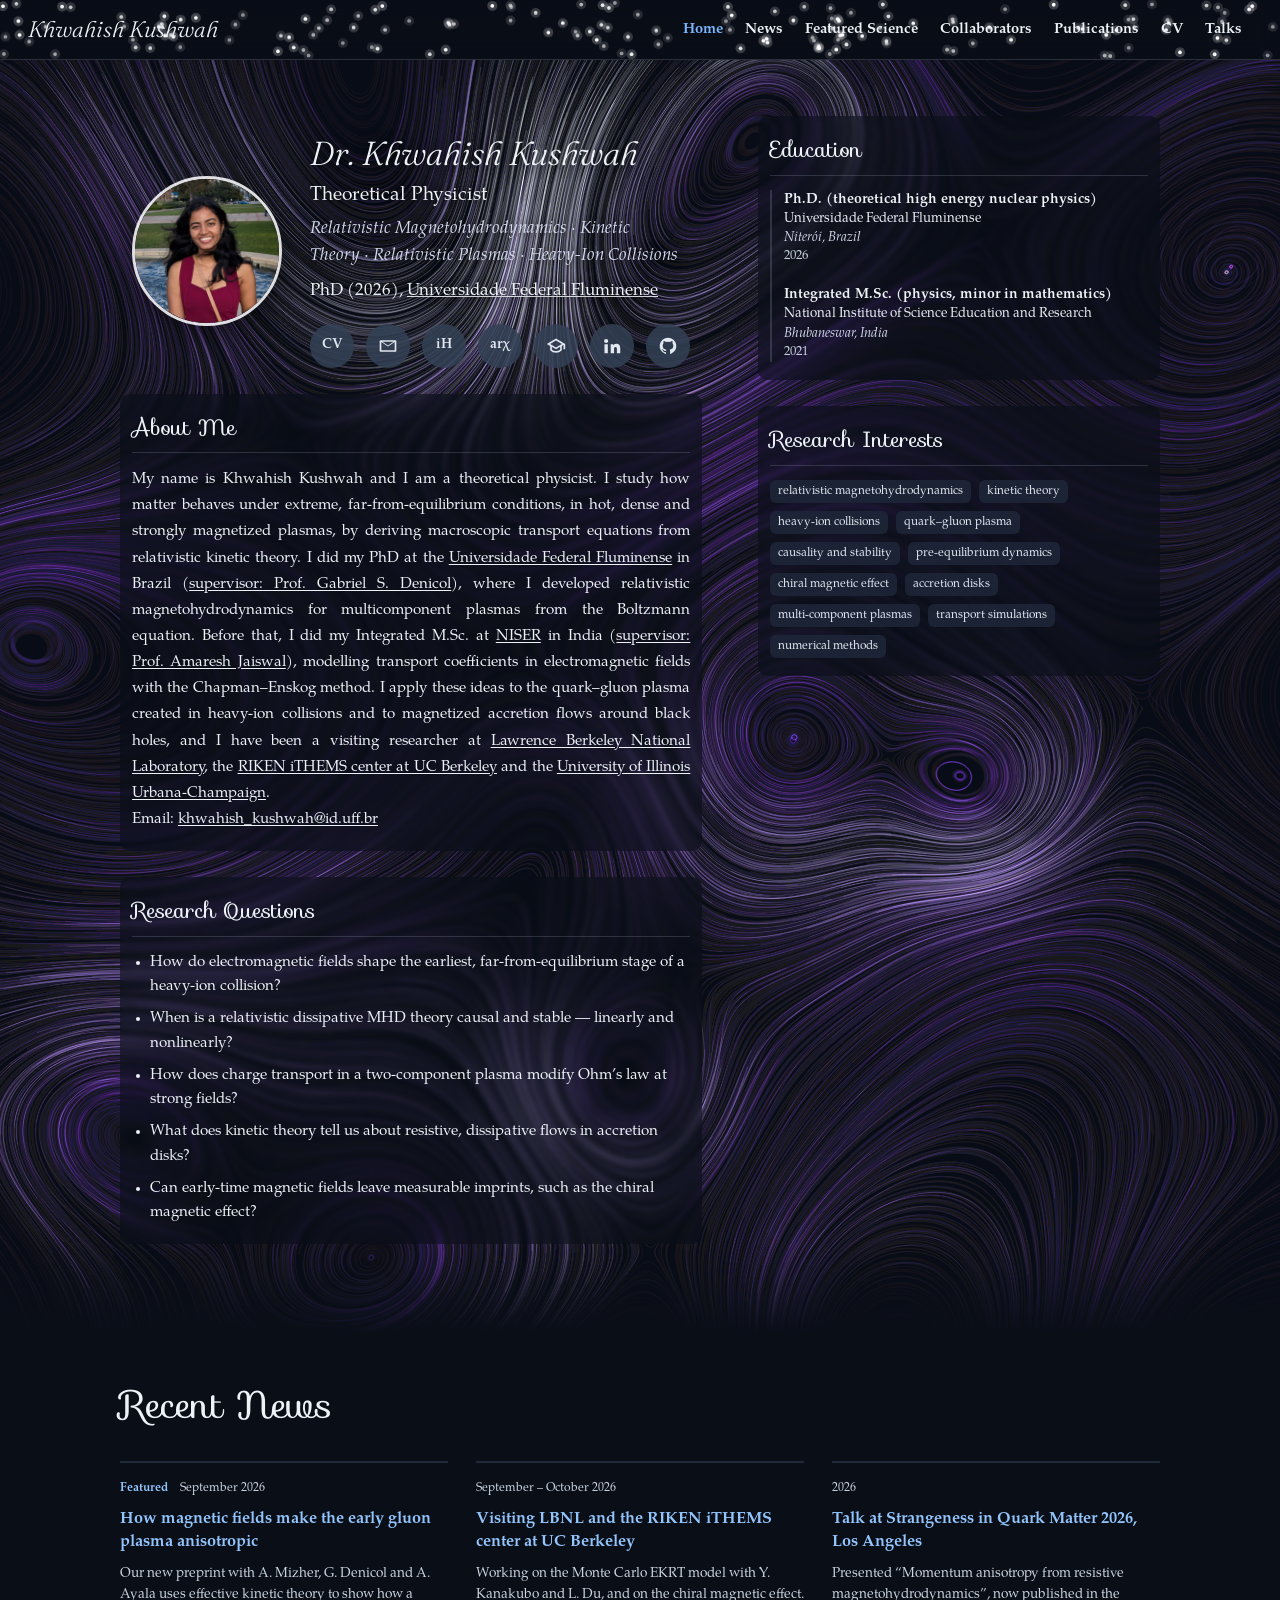
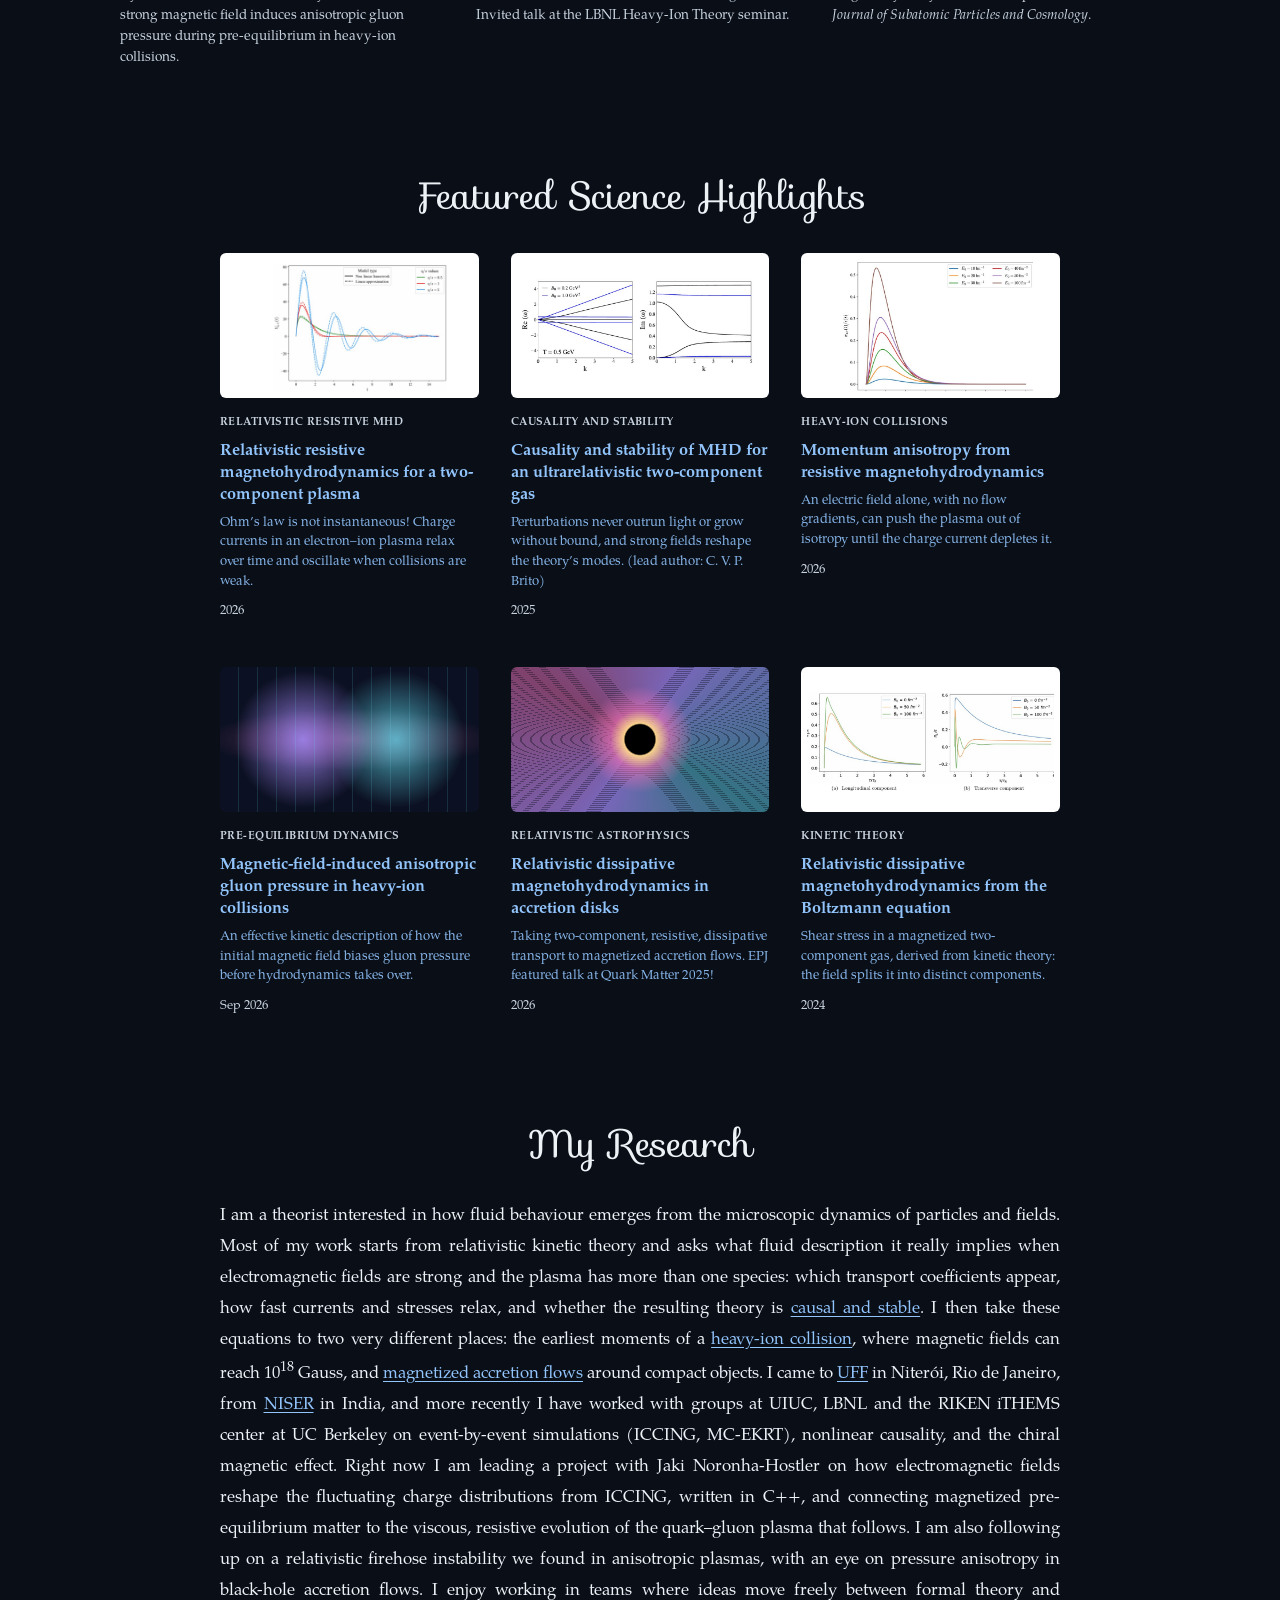
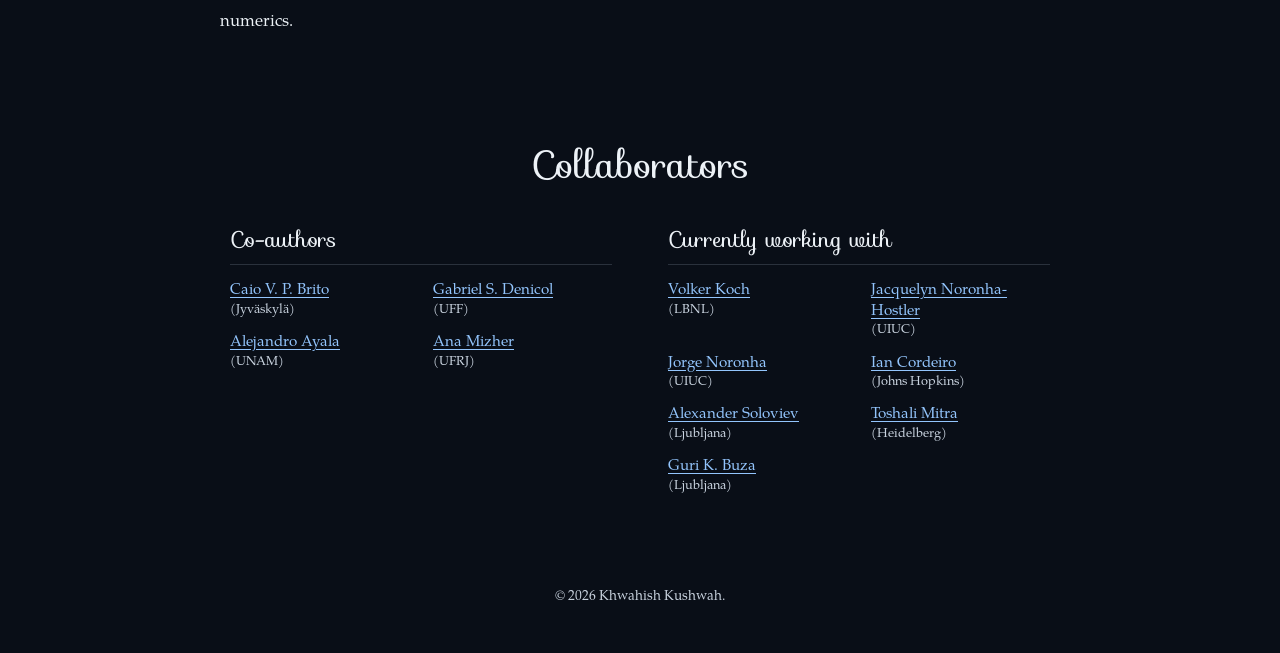
<file: index.html>
<!DOCTYPE html>
<html lang="en">
<head>
  <meta charset="UTF-8" />
  <meta name="viewport" content="width=device-width, initial-scale=1.0" />
  <title>Khwahish Kushwah</title>
  <meta name="description" content="Khwahish Kushwah — theoretical physicist working on relativistic magnetohydrodynamics from kinetic theory, heavy-ion collisions and magnetized astrophysical plasmas." />
  <meta name="theme-color" content="#090e17" />
  <link rel="preconnect" href="https://fonts.googleapis.com" />
  <link rel="preconnect" href="https://fonts.gstatic.com" crossorigin />
  <link href="https://fonts.googleapis.com/css2?family=Fraunces:ital,opsz,wght@1,9..144,300&family=Sofia&display=swap" rel="stylesheet" />
  <link rel="preload" href="assets/fonts/texgyrepagella-regular.woff2" as="font" type="font/woff2" crossorigin />
  <link rel="stylesheet" href="style.css?v=21" />
</head>
<body>

  <header class="nav">
    <a href="index.html" class="nav-brand">Khwahish Kushwah</a>
    <button class="nav-toggle" aria-label="Open menu" aria-expanded="false"><span></span><span></span><span></span></button>
    <nav>
      <ul class="nav-links">
        <li><a href="index.html" class="active">Home</a></li>
        <li><a href="index.html#news">News</a></li>
        <li><a href="index.html#featured">Featured Science</a></li>
        <li><a href="index.html#collabs">Collaborators</a></li>
        <li><a href="publications.html">Publications</a></li>
        <li><a href="cv.html">CV</a></li>
        <li><a href="talks.html">Talks</a></li>
      </ul>
    </nav>
  </header>

  <!-- BIOGRAPHY over the field-line background -->
  <section class="bio" id="about">
    <canvas id="field" aria-hidden="true"></canvas>
    <div class="bio-inner">

      <div class="bio-left">
        <div class="profile">
          <img src="assets/img/portrait.jpg" alt="Khwahish Kushwah" class="avatar" width="150" height="150" />
          <div class="profile-text">
          <h1>Dr. Khwahish Kushwah</h1>
          <p class="role">Theoretical Physicist</p>
          <p class="tagline">Relativistic Magnetohydrodynamics · Kinetic Theory · Relativistic Plasmas · Heavy-Ion Collisions</p>
          <p class="inst">PhD (2026), <a href="https://www.uff.br" target="_blank" rel="noopener">Universidade Federal Fluminense</a></p>
          <div class="socials">
            <a href="cv.html" title="CV" aria-label="CV"><span class="txt">CV</span></a>
            <a href="mailto:khwahish_kushwah@id.uff.br" title="Email" aria-label="Email">
              <svg viewBox="0 0 24 24"><path d="M3 5h18a1 1 0 0 1 1 1v12a1 1 0 0 1-1 1H3a1 1 0 0 1-1-1V6a1 1 0 0 1 1-1zm1 2.2V17h16V7.2l-8 5.3-8-5.3zM5.3 7 12 11.4 18.7 7H5.3z"/></svg>
            </a>
            <a href="https://inspirehep.net/authors/2779952" target="_blank" rel="noopener" title="INSPIRE-HEP" aria-label="INSPIRE-HEP"><span class="txt">iH</span></a>
            <a href="https://arxiv.org/search/?query=khwahish+kushwah&amp;searchtype=author" target="_blank" rel="noopener" title="arXiv" aria-label="arXiv"><span class="txt">arχ</span></a>
            <a href="https://scholar.google.com/citations?user=-pHg-ssAAAAJ&amp;hl=en" target="_blank" rel="noopener" title="Google Scholar" aria-label="Google Scholar">
              <svg viewBox="0 0 24 24"><path d="M12 3 1 9.5l4 2.36V17c2 2 4.5 3 7 3s5-1 7-3v-5.14l2-1.18V16h2V9.5L12 3zm0 2.32 7.07 4.18L12 13.68 4.93 9.5 12 5.32zM7 13.04l5 2.96 5-2.96v3.1C15.5 17.4 13.8 18 12 18s-3.5-.6-5-1.860v-3.1z"/></svg>
            </a>
            <a href="https://www.linkedin.com/in/khwahish-kushwah" target="_blank" rel="noopener" title="LinkedIn" aria-label="LinkedIn">
              <svg viewBox="0 0 24 24"><path d="M4.98 3.5a2.5 2.5 0 1 1 0 5 2.5 2.5 0 0 1 0-5zM3 9.75h4v11H3v-11zm6.5 0h3.8v1.5h.05c.53-1 1.83-2.05 3.77-2.05 4.03 0 4.78 2.65 4.78 6.1v5.45h-4v-4.83c0-1.15-.02-2.63-1.6-2.63-1.6 0-1.85 1.25-1.85 2.55v4.91h-4v-11z"/></svg>
            </a>
            <a href="https://github.com/kushk-physik" target="_blank" rel="noopener" title="GitHub" aria-label="GitHub">
              <svg viewBox="0 0 24 24"><path d="M12 2a10 10 0 0 0-3.16 19.49c.5.09.68-.22.68-.48v-1.7c-2.78.6-3.37-1.34-3.37-1.34-.45-1.16-1.11-1.47-1.11-1.47-.91-.62.07-.6.07-.6 1 .07 1.53 1.03 1.53 1.03.9 1.52 2.34 1.08 2.91.83.09-.65.35-1.09.63-1.34-2.22-.25-4.55-1.11-4.55-4.94 0-1.09.39-1.98 1.03-2.68-.1-.25-.45-1.27.1-2.64 0 0 .84-.27 2.75 1.02a9.5 9.5 0 0 1 5 0c1.91-1.29 2.75-1.02 2.75-1.02.55 1.37.2 2.39.1 2.64.64.7 1.03 1.59 1.03 2.68 0 3.84-2.34 4.68-4.57 4.93.36.31.68.92.68 1.85v2.74c0 .27.18.58.69.48A10 10 0 0 0 12 2z"/></svg>
            </a>
          </div>
          </div>
        </div>

        <div class="panel">
          <h3>About Me</h3>
          <p class="justify">
            My name is Khwahish Kushwah and I am a theoretical physicist. I study how matter behaves under extreme,
            far-from-equilibrium conditions, in hot, dense and strongly magnetized plasmas, by deriving macroscopic
            transport equations from relativistic kinetic theory. I did my PhD at the
            <a href="https://www.uff.br" target="_blank" rel="noopener">Universidade Federal Fluminense</a> in Brazil
            (<a href="https://inspirehep.net/authors/1037027" target="_blank" rel="noopener">supervisor: Prof. Gabriel S. Denicol</a>),
            where I developed relativistic magnetohydrodynamics for multicomponent plasmas from the Boltzmann equation.
            Before that, I did my Integrated M.Sc. at <a href="https://www.niser.ac.in" target="_blank" rel="noopener">NISER</a> in India
            (<a href="https://www.niser.ac.in/profile/a.jaiswal" target="_blank" rel="noopener">supervisor: Prof. Amaresh Jaiswal</a>), modelling transport coefficients in electromagnetic fields with the Chapman–Enskog method.
            I apply these ideas to the quark–gluon plasma created in heavy-ion collisions and to magnetized accretion flows around black holes,
            and I have been a visiting researcher at <a href="https://www.lbl.gov" target="_blank" rel="noopener">Lawrence Berkeley National Laboratory</a>,
            the <a href="https://ithems.riken.jp" target="_blank" rel="noopener">RIKEN iTHEMS center at UC Berkeley</a> and the
            <a href="https://physics.illinois.edu" target="_blank" rel="noopener">University of Illinois Urbana-Champaign</a>.
            <br />Email: <a href="mailto:khwahish_kushwah@id.uff.br">khwahish_kushwah@id.uff.br</a>
          </p>
        </div>

        <div class="panel">
          <h3>Research Questions</h3>
          <ul class="bullets">
            <li>How do electromagnetic fields shape the earliest, far-from-equilibrium stage of a heavy-ion collision?</li>
            <li>When is a relativistic dissipative MHD theory causal and stable&nbsp;— linearly and nonlinearly?</li>
            <li>How does charge transport in a two-component plasma modify Ohm’s law at strong fields?</li>
            <li>What does kinetic theory tell us about resistive, dissipative flows in accretion disks?</li>
            <li>Can early-time magnetic fields leave measurable imprints, such as the chiral magnetic effect?</li>
          </ul>
        </div>
      </div>

      <aside class="bio-right">
        <div class="panel">
          <h3>Education</h3>
          <ul class="edu">
            <li>
              <strong>Ph.D. (theoretical high energy nuclear physics)</strong>
              <span>Universidade Federal Fluminense</span>
              <em>Niterói, Brazil</em>
              <small>2026</small>
            </li>
            <li>
              <strong>Integrated M.Sc. (physics, minor in mathematics)</strong>
              <span>National Institute of Science Education and Research</span>
              <em>Bhubaneswar, India</em>
              <small>2021</small>
            </li>
          </ul>
        </div>
        <div class="panel">
          <h3>Research Interests</h3>
          <div class="pills">
            <span>relativistic magnetohydrodynamics</span>
            <span>kinetic theory</span>
            <span>heavy-ion collisions</span>
            <span>quark–gluon plasma</span>
            <span>causality and stability</span>
            <span>pre-equilibrium dynamics</span>
            <span>chiral magnetic effect</span>
            <span>accretion disks</span>
            <span>multi-component plasmas</span>
            <span>transport simulations</span>
            <span>numerical methods</span>
          </div>
        </div>
      </aside>

    </div>
  </section>

  <main>
    <!-- NEWS -->
    <section class="section" id="news">
      <div class="container">
        <h2>Recent News</h2>
        <div class="news-grid">
          <article class="news">
            <div class="news-meta"><span class="flag">Featured</span><time>September 2026</time></div>
            <h3><a href="https://arxiv.org/abs/2609.05923" target="_blank" rel="noopener">How magnetic fields make the early gluon plasma anisotropic</a></h3>
            <p>Our new preprint with A. Mizher, G. Denicol and A. Ayala uses effective kinetic theory to show how a strong magnetic field induces anisotropic gluon pressure during pre-equilibrium in heavy-ion collisions.</p>
          </article>
          <article class="news">
            <div class="news-meta"><time>September – October 2026</time></div>
            <h3><a href="https://hit.lbl.gov/previous-seminars" target="_blank" rel="noopener">Visiting LBNL and the RIKEN iTHEMS center at UC Berkeley</a></h3>
            <p>Working on the Monte Carlo EKRT model with Y. Kanakubo and L. Du, and on the chiral magnetic effect. Invited talk at the LBNL Heavy-Ion Theory seminar.</p>
          </article>
          <article class="news">
            <div class="news-meta"><time>2026</time></div>
            <h3><a href="https://indico.global/event/13943/contributions/141155/" target="_blank" rel="noopener">Talk at Strangeness in Quark Matter 2026, Los Angeles</a></h3>
            <p>Presented “Momentum anisotropy from resistive magnetohydrodynamics”, now published in the <em>Journal of Subatomic Particles and Cosmology</em>.</p>
          </article>
        </div>
      </div>
    </section>

    <!-- FEATURED SCIENCE -->
    <section class="section" id="featured">
      <div class="container">
        <h2 class="center">Featured Science Highlights</h2>
        <div class="sci-grid">

          <article class="sci">
            <a class="sci-img" href="https://doi.org/10.1103/tl97-r2kh" target="_blank" rel="noopener"><img src="assets/img/fig-resistive.jpg" alt="Damped oscillations of the diffusion current for several η/s" loading="lazy" /></a>
            <span class="sci-tag">Relativistic resistive MHD</span>
            <h3><a href="https://doi.org/10.1103/tl97-r2kh" target="_blank" rel="noopener">Relativistic resistive magnetohydrodynamics for a two-component plasma</a></h3>
            <p>Ohm’s law is not instantaneous! Charge currents in an electron–ion plasma relax over time and oscillate when collisions are weak.</p>
            <time>2026</time>
          </article>

          <article class="sci">
            <a class="sci-img" href="https://doi.org/10.1103/nf7r-z6zk" target="_blank" rel="noopener"><img src="assets/img/fig-causality.jpg" alt="Dispersion relations Re(ω) and Im(ω) versus k" loading="lazy" /></a>
            <span class="sci-tag">Causality and stability</span>
            <h3><a href="https://doi.org/10.1103/nf7r-z6zk" target="_blank" rel="noopener">Causality and stability of MHD for an ultrarelativistic two-component gas</a></h3>
            <p>Perturbations never outrun light or grow without bound, and strong fields reshape the theory’s modes. (lead author: C. V. P. Brito)</p>
            <time>2025</time>
          </article>

          <article class="sci">
            <a class="sci-img" href="https://doi.org/10.1016/j.jspc.2026.100530" target="_blank" rel="noopener"><img src="assets/img/fig-anisotropy.jpg" alt="Momentum anisotropy generated by the electric field for several E0" loading="lazy" /></a>
            <span class="sci-tag">Heavy-ion collisions</span>
            <h3><a href="https://doi.org/10.1016/j.jspc.2026.100530" target="_blank" rel="noopener">Momentum anisotropy from resistive magnetohydrodynamics</a></h3>
            <p>An electric field alone, with no flow gradients, can push the plasma out of isotropy until the charge current depletes it.</p>
            <time>2026</time>
          </article>

          <article class="sci">
            <a class="sci-img art art-glasma" href="https://arxiv.org/abs/2609.05923" target="_blank" rel="noopener" aria-label="arXiv:2609.05923"></a>
            <span class="sci-tag">Pre-equilibrium dynamics</span>
            <h3><a href="https://arxiv.org/abs/2609.05923" target="_blank" rel="noopener">Magnetic-field-induced anisotropic gluon pressure in heavy-ion collisions</a></h3>
            <p>An effective kinetic description of how the initial magnetic field biases gluon pressure before hydrodynamics takes over.</p>
            <time>Sep 2026</time>
          </article>

          <article class="sci">
            <a class="sci-img art art-disk" href="https://doi.org/10.1051/epjconf/202636414002" target="_blank" rel="noopener" aria-label="EPJ Web Conf. 364, 14002"></a>
            <span class="sci-tag">Relativistic astrophysics</span>
            <h3><a href="https://doi.org/10.1051/epjconf/202636414002" target="_blank" rel="noopener">Relativistic dissipative magnetohydrodynamics in accretion disks</a></h3>
            <p>Taking two-component, resistive, dissipative transport to magnetized accretion flows. EPJ featured talk at Quark Matter 2025!</p>
            <time>2026</time>
          </article>

          <article class="sci">
            <a class="sci-img" href="https://doi.org/10.1103/PhysRevD.109.096021" target="_blank" rel="noopener"><img src="assets/img/fig-dissipative.jpg" alt="Time evolution of longitudinal and transverse shear stress for several B0" loading="lazy" /></a>
            <span class="sci-tag">Kinetic theory</span>
            <h3><a href="https://doi.org/10.1103/PhysRevD.109.096021" target="_blank" rel="noopener">Relativistic dissipative magnetohydrodynamics from the Boltzmann equation</a></h3>
            <p>Shear stress in a magnetized two-component gas, derived from kinetic theory: the field splits it into distinct components.</p>
            <time>2024</time>
          </article>

        </div>
      </div>
    </section>

    <!-- MY RESEARCH -->
    <section class="section" id="research">
      <div class="container narrow">
        <h2 class="center">My Research</h2>
        <p class="justify big">
          I am a theorist interested in how fluid behaviour emerges from the microscopic dynamics of particles and fields. Most of my work starts from relativistic kinetic theory
          and asks what fluid description it really implies when electromagnetic fields are strong and the plasma has more than one
          species: which transport coefficients appear, how fast currents and stresses relax, and whether the resulting theory is
          <a href="https://doi.org/10.1103/nf7r-z6zk" target="_blank" rel="noopener">causal and stable</a>. I then take these equations to
          two very different places: the earliest moments of a <a href="https://arxiv.org/abs/2609.05923" target="_blank" rel="noopener">heavy-ion collision</a>,
          where magnetic fields can reach 10<sup>18</sup>&nbsp;Gauss, and <a href="https://doi.org/10.1051/epjconf/202636414002" target="_blank" rel="noopener">magnetized accretion flows</a>
          around compact objects. I came to <a href="https://www.uff.br" target="_blank" rel="noopener">UFF</a> in Niterói, Rio de Janeiro, from <a href="https://www.niser.ac.in" target="_blank" rel="noopener">NISER</a> in India, and more recently
          I have worked with groups at UIUC, LBNL and the RIKEN iTHEMS center at UC Berkeley on event-by-event simulations (ICCING, MC-EKRT), nonlinear causality, and the
          chiral magnetic effect. Right now I am leading a project with Jaki Noronha-Hostler on how electromagnetic fields reshape the
          fluctuating charge distributions from ICCING, written in C++, and connecting magnetized pre-equilibrium matter to the viscous,
          resistive evolution of the quark–gluon plasma that follows. I am also following up on a relativistic firehose instability we
          found in anisotropic plasmas, with an eye on pressure anisotropy in black-hole accretion flows.
          I enjoy working in teams where ideas move freely between formal theory and numerics.
        </p>
      </div>
    </section>

    <!-- COLLABORATORS -->
    <section class="section" id="collabs">
      <div class="container">
        <h2 class="center">Collaborators</h2>
        <div class="collab-cols">
          <div class="collab-col">
            <h3>Co-authors</h3>
            <ul class="collabs">
              <li><a href="https://inspirehep.net/authors/2634721" target="_blank" rel="noopener">Caio V. P. Brito</a><small>(Jyväskylä)</small></li>
              <li><a href="https://inspirehep.net/authors/1037027" target="_blank" rel="noopener">Gabriel S. Denicol</a><small>(UFF)</small></li>
              <li><a href="https://inspirehep.net/authors/1017808" target="_blank" rel="noopener">Alejandro Ayala</a><small>(UNAM)</small></li>
              <li><a href="https://inspirehep.net/authors/1032383" target="_blank" rel="noopener">Ana Mizher</a><small>(UFRJ)</small></li>
            </ul>
          </div>
          <div class="collab-col">
            <h3>Currently working with</h3>
            <ul class="collabs">
              <li><a href="https://inspirehep.net/authors/1002475" target="_blank" rel="noopener">Volker Koch</a><small>(LBNL)</small></li>
              <li><a href="https://inspirehep.net/authors/1052022" target="_blank" rel="noopener">Jacquelyn Noronha-Hostler</a><small>(UIUC)</small></li>
              <li><a href="https://inspirehep.net/authors/1028825" target="_blank" rel="noopener">Jorge Noronha</a><small>(UIUC)</small></li>
              <li><a href="https://inspirehep.net/authors/3075477" target="_blank" rel="noopener">Ian Cordeiro</a><small>(Johns Hopkins)</small></li>
              <li><a href="https://inspirehep.net/authors/1806328" target="_blank" rel="noopener">Alexander Soloviev</a><small>(Ljubljana)</small></li>
              <li><a href="https://inspirehep.net/authors/1920858" target="_blank" rel="noopener">Toshali Mitra</a><small>(Heidelberg)</small></li>
              <li><a href="https://inspirehep.net/authors/2836936" target="_blank" rel="noopener">Guri K. Buza</a><small>(Ljubljana)</small></li>
            </ul>
          </div>
        </div>
      </div>
    </section>
  </main>

  <footer class="footer">
    <p>© 2026 Khwahish Kushwah.</p>
  </footer>

  <script src="main.js?v=21"></script>
</body>
</html>
</file>
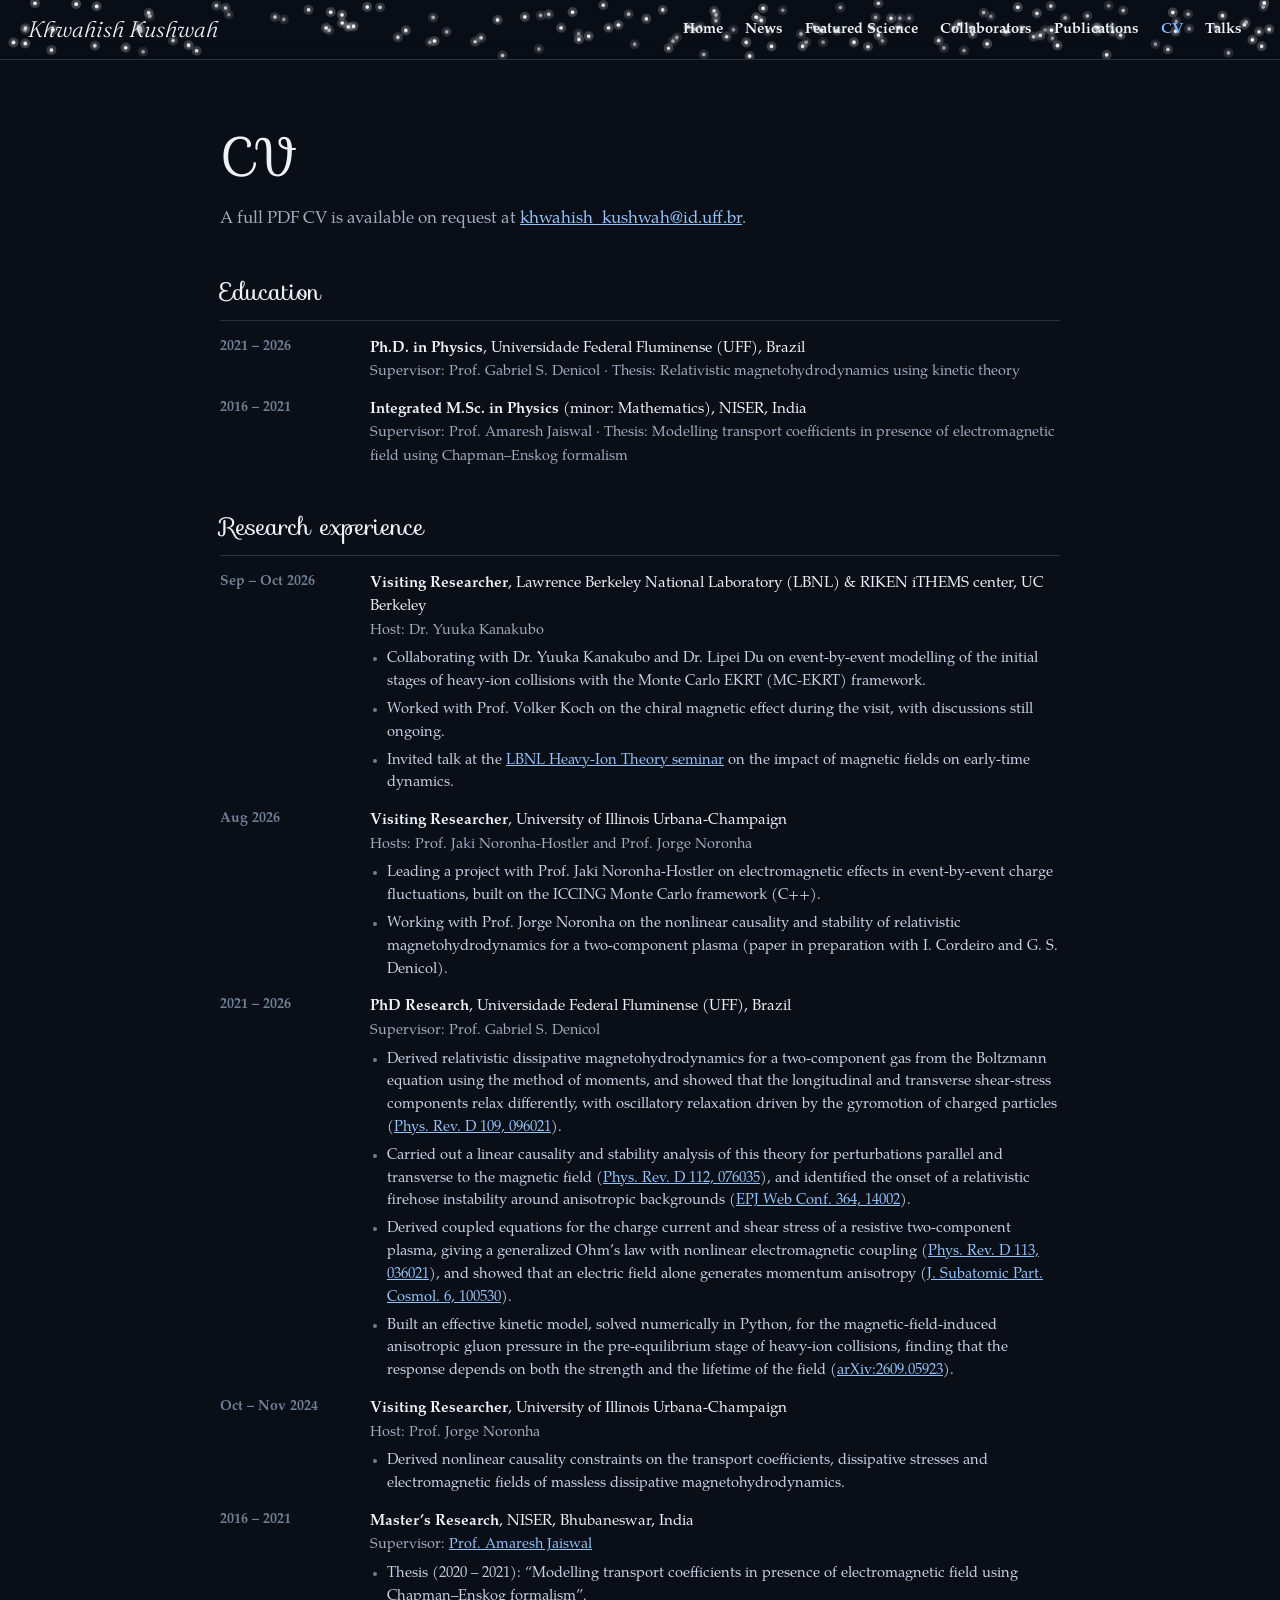
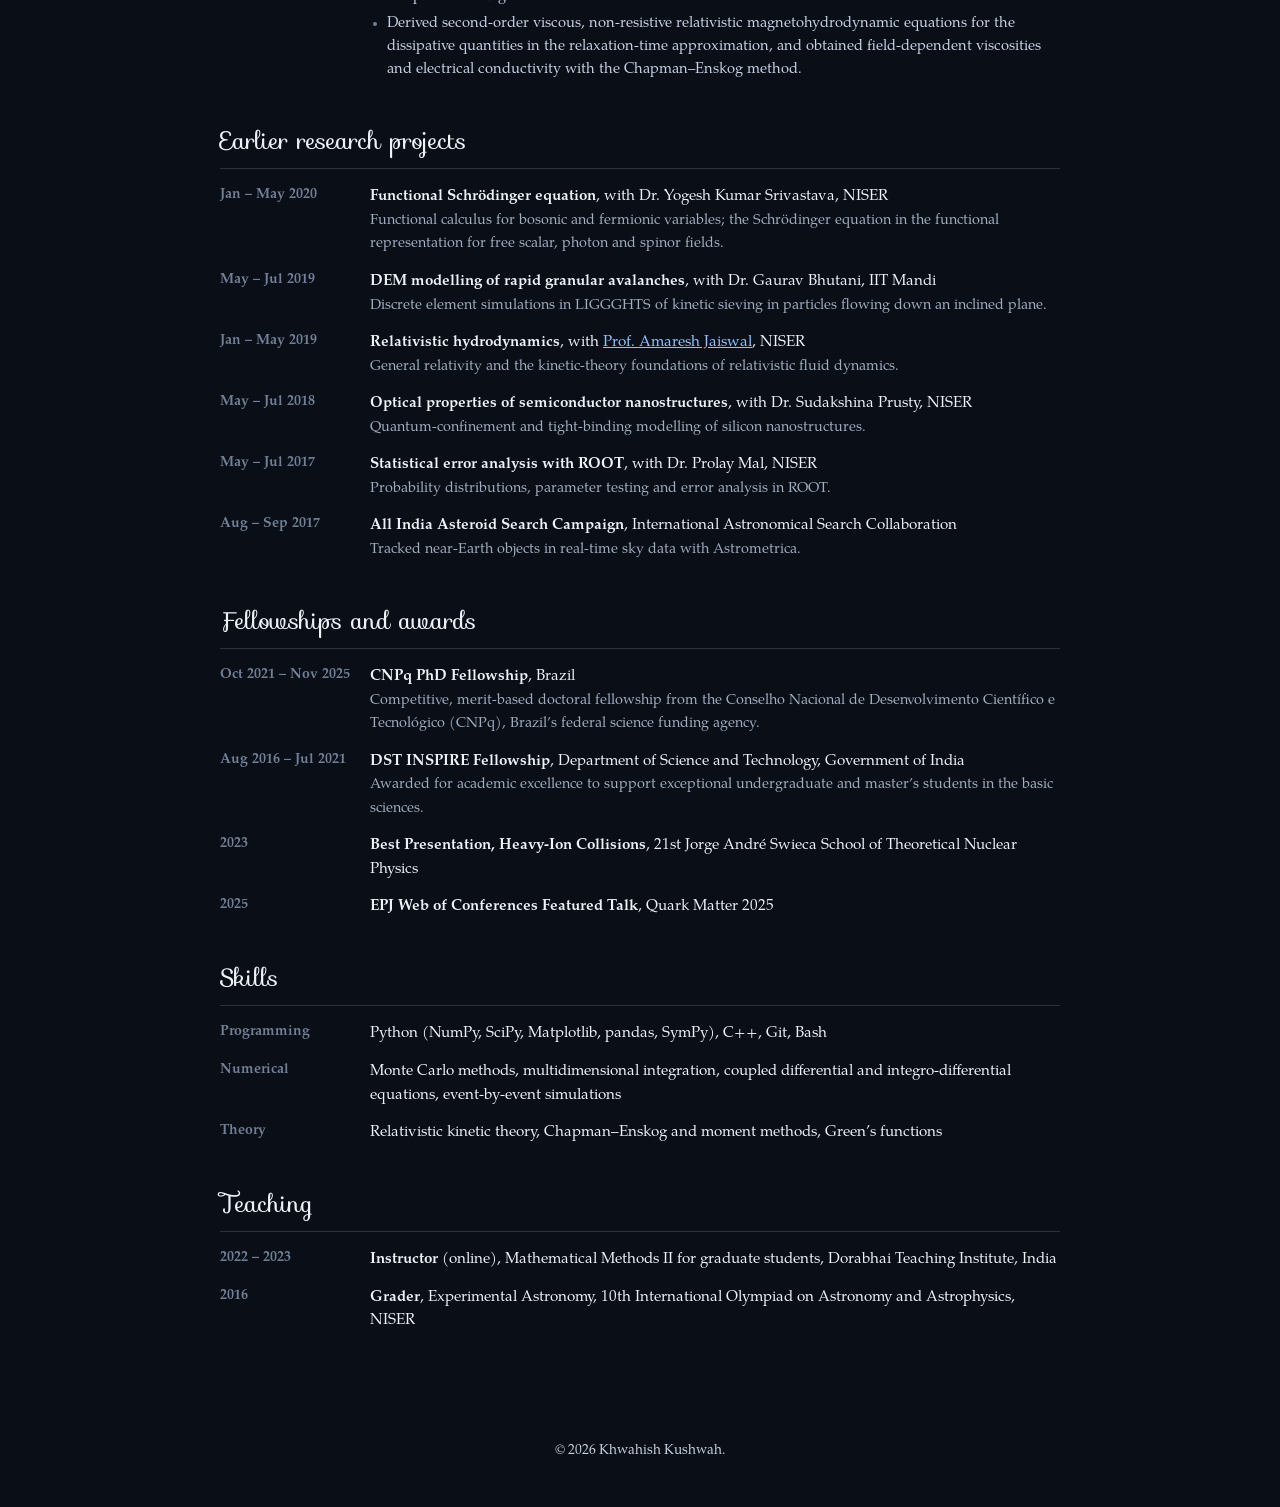
<file: cv.html>
<!DOCTYPE html>
<html lang="en">
<head>
  <meta charset="UTF-8" />
  <meta name="viewport" content="width=device-width, initial-scale=1.0" />
  <title>CV · Khwahish Kushwah</title>
  <meta name="description" content="Khwahish Kushwah — theoretical physicist working on relativistic magnetohydrodynamics from kinetic theory, heavy-ion collisions and magnetized astrophysical plasmas." />
  <meta name="theme-color" content="#090e17" />
  <link rel="preconnect" href="https://fonts.googleapis.com" />
  <link rel="preconnect" href="https://fonts.gstatic.com" crossorigin />
  <link href="https://fonts.googleapis.com/css2?family=Fraunces:ital,opsz,wght@1,9..144,300&family=Sofia&display=swap" rel="stylesheet" />
  <link rel="preload" href="assets/fonts/texgyrepagella-regular.woff2" as="font" type="font/woff2" crossorigin />
  <link rel="stylesheet" href="style.css?v=21" />
</head>
<body>

  <header class="nav">
    <a href="index.html" class="nav-brand">Khwahish Kushwah</a>
    <button class="nav-toggle" aria-label="Open menu" aria-expanded="false"><span></span><span></span><span></span></button>
    <nav>
      <ul class="nav-links">
        <li><a href="index.html">Home</a></li>
        <li><a href="index.html#news">News</a></li>
        <li><a href="index.html#featured">Featured Science</a></li>
        <li><a href="index.html#collabs">Collaborators</a></li>
        <li><a href="publications.html">Publications</a></li>
        <li><a href="cv.html" class="active">CV</a></li>
        <li><a href="talks.html">Talks</a></li>
      </ul>
    </nav>
  </header>

    <main class="page">
    <div class="container narrow">
      <h1 class="page-title">CV</h1>
      <p class="page-sub">A full PDF CV is available on request at <a href="mailto:khwahish_kushwah@id.uff.br">khwahish_kushwah@id.uff.br</a>.</p>

      <h2 class="list-head">Education</h2>
      <div class="cv-rows">
        <div class="cv-row"><span class="when">2021 – 2026</span><div><strong>Ph.D. in Physics</strong>, Universidade Federal Fluminense (UFF), Brazil<br /><span class="muted">Supervisor: Prof. Gabriel S. Denicol · Thesis: Relativistic magnetohydrodynamics using kinetic theory</span></div></div>
        <div class="cv-row"><span class="when">2016 – 2021</span><div><strong>Integrated M.Sc. in Physics</strong> (minor: Mathematics), NISER, India<br /><span class="muted">Supervisor: Prof. Amaresh Jaiswal · Thesis: Modelling transport coefficients in presence of electromagnetic field using Chapman–Enskog formalism</span></div></div>
      </div>

      <h2 class="list-head">Research experience</h2>
      <div class="cv-rows">
        <div class="cv-row"><span class="when">Sep – Oct 2026</span><div><strong>Visiting Researcher</strong>, Lawrence Berkeley National Laboratory (LBNL) &amp; RIKEN iTHEMS center, UC Berkeley<br /><span class="muted">Host: Dr. Yuuka Kanakubo</span><ul class="cv-bullets"><li>Collaborating with Dr. Yuuka Kanakubo and Dr. Lipei Du on event-by-event modelling of the initial stages of heavy-ion collisions with the Monte Carlo EKRT (MC-EKRT) framework.</li><li>Worked with Prof. Volker Koch on the chiral magnetic effect during the visit, with discussions still ongoing.</li><li>Invited talk at the <a href="https://hit.lbl.gov/previous-seminars" target="_blank" rel="noopener">LBNL Heavy-Ion Theory seminar</a> on the impact of magnetic fields on early-time dynamics.</li></ul></div></div>
        <div class="cv-row"><span class="when">Aug 2026</span><div><strong>Visiting Researcher</strong>, University of Illinois Urbana-Champaign<br /><span class="muted">Hosts: Prof. Jaki Noronha-Hostler and Prof. Jorge Noronha</span><ul class="cv-bullets"><li>Leading a project with Prof. Jaki Noronha-Hostler on electromagnetic effects in event-by-event charge fluctuations, built on the ICCING Monte Carlo framework (C++).</li><li>Working with Prof. Jorge Noronha on the nonlinear causality and stability of relativistic magnetohydrodynamics for a two-component plasma (paper in preparation with I. Cordeiro and G. S. Denicol).</li></ul></div></div>
        <div class="cv-row"><span class="when">2021 – 2026</span><div><strong>PhD Research</strong>, Universidade Federal Fluminense (UFF), Brazil<br /><span class="muted">Supervisor: Prof. Gabriel S. Denicol</span><ul class="cv-bullets"><li>Derived relativistic dissipative magnetohydrodynamics for a two-component gas from the Boltzmann equation using the method of moments, and showed that the longitudinal and transverse shear-stress components relax differently, with oscillatory relaxation driven by the gyromotion of charged particles (<a href="https://doi.org/10.1103/PhysRevD.109.096021" target="_blank" rel="noopener">Phys. Rev. D 109, 096021</a>).</li><li>Carried out a linear causality and stability analysis of this theory for perturbations parallel and transverse to the magnetic field (<a href="https://doi.org/10.1103/nf7r-z6zk" target="_blank" rel="noopener">Phys. Rev. D 112, 076035</a>), and identified the onset of a relativistic firehose instability around anisotropic backgrounds (<a href="https://doi.org/10.1051/epjconf/202636414002" target="_blank" rel="noopener">EPJ Web Conf. 364, 14002</a>).</li><li>Derived coupled equations for the charge current and shear stress of a resistive two-component plasma, giving a generalized Ohm’s law with nonlinear electromagnetic coupling (<a href="https://doi.org/10.1103/tl97-r2kh" target="_blank" rel="noopener">Phys. Rev. D 113, 036021</a>), and showed that an electric field alone generates momentum anisotropy (<a href="https://doi.org/10.1016/j.jspc.2026.100530" target="_blank" rel="noopener">J. Subatomic Part. Cosmol. 6, 100530</a>).</li><li>Built an effective kinetic model, solved numerically in Python, for the magnetic-field-induced anisotropic gluon pressure in the pre-equilibrium stage of heavy-ion collisions, finding that the response depends on both the strength and the lifetime of the field (<a href="https://arxiv.org/abs/2609.05923" target="_blank" rel="noopener">arXiv:2609.05923</a>).</li></ul></div></div>
        <div class="cv-row"><span class="when">Oct – Nov 2024</span><div><strong>Visiting Researcher</strong>, University of Illinois Urbana-Champaign<br /><span class="muted">Host: Prof. Jorge Noronha</span><ul class="cv-bullets"><li>Derived nonlinear causality constraints on the transport coefficients, dissipative stresses and electromagnetic fields of massless dissipative magnetohydrodynamics.</li></ul></div></div>
        <div class="cv-row"><span class="when">2016 – 2021</span><div><strong>Master’s Research</strong>, NISER, Bhubaneswar, India<br /><span class="muted">Supervisor: <a href="https://www.niser.ac.in/profile/a.jaiswal" target="_blank" rel="noopener">Prof. Amaresh Jaiswal</a></span><ul class="cv-bullets"><li>Thesis (2020 – 2021): “Modelling transport coefficients in presence of electromagnetic field using Chapman–Enskog formalism”.</li><li>Derived second-order viscous, non-resistive relativistic magnetohydrodynamic equations for the dissipative quantities in the relaxation-time approximation, and obtained field-dependent viscosities and electrical conductivity with the Chapman–Enskog method.</li></ul></div></div>
      </div>

      <h2 class="list-head">Earlier research projects</h2>
      <div class="cv-rows">
        <div class="cv-row"><span class="when">Jan – May 2020</span><div><strong>Functional Schrödinger equation</strong>, with Dr. Yogesh Kumar Srivastava, NISER<br /><span class="muted">Functional calculus for bosonic and fermionic variables; the Schrödinger equation in the functional representation for free scalar, photon and spinor fields.</span></div></div>
        <div class="cv-row"><span class="when">May – Jul 2019</span><div><strong>DEM modelling of rapid granular avalanches</strong>, with Dr. Gaurav Bhutani, IIT Mandi<br /><span class="muted">Discrete element simulations in LIGGGHTS of kinetic sieving in particles flowing down an inclined plane.</span></div></div>
        <div class="cv-row"><span class="when">Jan – May 2019</span><div><strong>Relativistic hydrodynamics</strong>, with <a href="https://www.niser.ac.in/profile/a.jaiswal" target="_blank" rel="noopener">Prof. Amaresh Jaiswal</a>, NISER<br /><span class="muted">General relativity and the kinetic-theory foundations of relativistic fluid dynamics.</span></div></div>
        <div class="cv-row"><span class="when">May – Jul 2018</span><div><strong>Optical properties of semiconductor nanostructures</strong>, with Dr. Sudakshina Prusty, NISER<br /><span class="muted">Quantum-confinement and tight-binding modelling of silicon nanostructures.</span></div></div>
        <div class="cv-row"><span class="when">May – Jul 2017</span><div><strong>Statistical error analysis with ROOT</strong>, with Dr. Prolay Mal, NISER<br /><span class="muted">Probability distributions, parameter testing and error analysis in ROOT.</span></div></div>
        <div class="cv-row"><span class="when">Aug – Sep 2017</span><div><strong>All India Asteroid Search Campaign</strong>, International Astronomical Search Collaboration<br /><span class="muted">Tracked near-Earth objects in real-time sky data with Astrometrica.</span></div></div>
      </div>

      <h2 class="list-head">Fellowships and awards</h2>
      <div class="cv-rows">
        <div class="cv-row"><span class="when">Oct 2021 – Nov 2025</span><div><strong>CNPq PhD Fellowship</strong>, Brazil<br /><span class="muted">Competitive, merit-based doctoral fellowship from the Conselho Nacional de Desenvolvimento Científico e Tecnológico (CNPq), Brazil’s federal science funding agency.</span></div></div>
        <div class="cv-row"><span class="when">Aug 2016 – Jul 2021</span><div><strong>DST INSPIRE Fellowship</strong>, Department of Science and Technology, Government of India<br /><span class="muted">Awarded for academic excellence to support exceptional undergraduate and master’s students in the basic sciences.</span></div></div>
        <div class="cv-row"><span class="when">2023</span><div><strong>Best Presentation, Heavy-Ion Collisions</strong>, 21st Jorge André Swieca School of Theoretical Nuclear Physics</div></div>
        <div class="cv-row"><span class="when">2025</span><div><strong>EPJ Web of Conferences Featured Talk</strong>, Quark Matter 2025</div></div>
      </div>

      <h2 class="list-head">Skills</h2>
      <div class="cv-rows">
        <div class="cv-row"><span class="when">Programming</span><div>Python (NumPy, SciPy, Matplotlib, pandas, SymPy), C++, Git, Bash</div></div>
        <div class="cv-row"><span class="when">Numerical</span><div>Monte Carlo methods, multidimensional integration, coupled differential and integro-differential equations, event-by-event simulations</div></div>
        <div class="cv-row"><span class="when">Theory</span><div>Relativistic kinetic theory, Chapman–Enskog and moment methods, Green’s functions</div></div>
      </div>

      <h2 class="list-head">Teaching</h2>
      <div class="cv-rows">
        <div class="cv-row"><span class="when">2022 – 2023</span><div><strong>Instructor</strong> (online), Mathematical Methods II for graduate students, Dorabhai Teaching Institute, India</div></div>
        <div class="cv-row"><span class="when">2016</span><div><strong>Grader</strong>, Experimental Astronomy, 10th International Olympiad on Astronomy and Astrophysics, NISER</div></div>
      </div>
    </div>
  </main>

  <footer class="footer">
    <p>© 2026 Khwahish Kushwah.</p>
  </footer>

  <script src="main.js?v=21"></script>
</body>
</html>
</file>
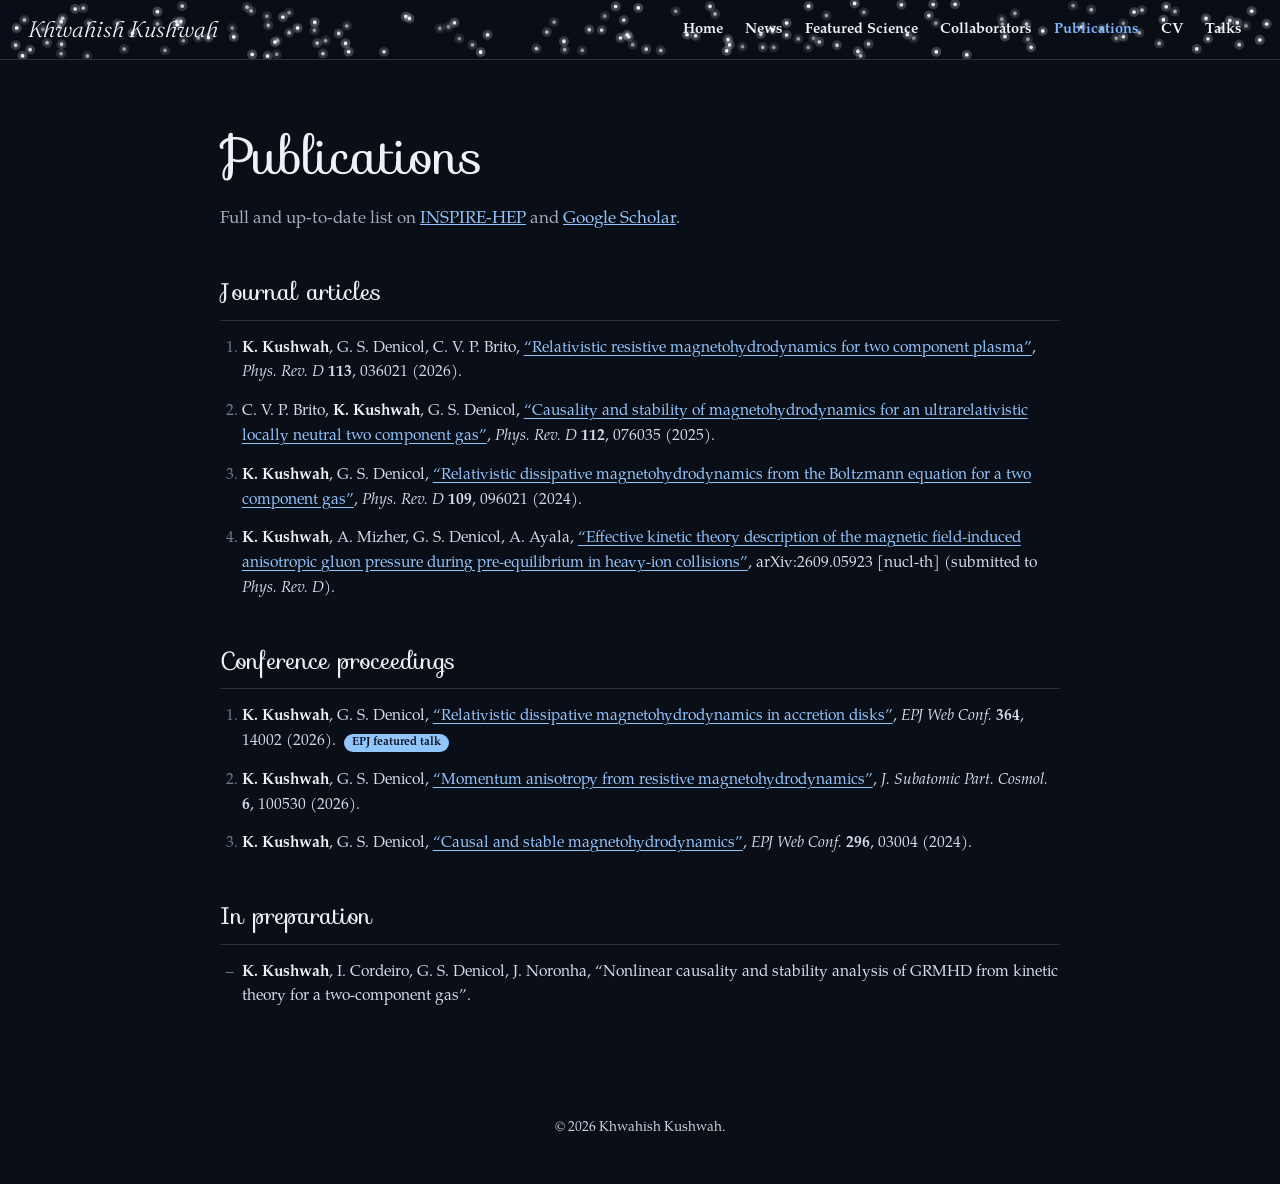
<file: publications.html>
<!DOCTYPE html>
<html lang="en">
<head>
  <meta charset="UTF-8" />
  <meta name="viewport" content="width=device-width, initial-scale=1.0" />
  <title>Publications · Khwahish Kushwah</title>
  <meta name="description" content="Khwahish Kushwah — theoretical physicist working on relativistic magnetohydrodynamics from kinetic theory, heavy-ion collisions and magnetized astrophysical plasmas." />
  <meta name="theme-color" content="#090e17" />
  <link rel="preconnect" href="https://fonts.googleapis.com" />
  <link rel="preconnect" href="https://fonts.gstatic.com" crossorigin />
  <link href="https://fonts.googleapis.com/css2?family=Fraunces:ital,opsz,wght@1,9..144,300&family=Sofia&display=swap" rel="stylesheet" />
  <link rel="preload" href="assets/fonts/texgyrepagella-regular.woff2" as="font" type="font/woff2" crossorigin />
  <link rel="stylesheet" href="style.css?v=21" />
</head>
<body>

  <header class="nav">
    <a href="index.html" class="nav-brand">Khwahish Kushwah</a>
    <button class="nav-toggle" aria-label="Open menu" aria-expanded="false"><span></span><span></span><span></span></button>
    <nav>
      <ul class="nav-links">
        <li><a href="index.html">Home</a></li>
        <li><a href="index.html#news">News</a></li>
        <li><a href="index.html#featured">Featured Science</a></li>
        <li><a href="index.html#collabs">Collaborators</a></li>
        <li><a href="publications.html" class="active">Publications</a></li>
        <li><a href="cv.html">CV</a></li>
        <li><a href="talks.html">Talks</a></li>
      </ul>
    </nav>
  </header>

    <main class="page">
    <div class="container narrow">
      <h1 class="page-title">Publications</h1>
      <p class="page-sub">Full and up-to-date list on <a href="https://inspirehep.net/authors/2779952" target="_blank" rel="noopener">INSPIRE-HEP</a> and <a href="https://scholar.google.com/citations?user=-pHg-ssAAAAJ&amp;hl=en" target="_blank" rel="noopener">Google Scholar</a>.</p>

      <h2 class="list-head">Journal articles</h2>
      <ol class="pubs">
        <li><strong>K. Kushwah</strong>, G. S. Denicol, C. V. P. Brito, <a href="https://doi.org/10.1103/tl97-r2kh" target="_blank" rel="noopener">“Relativistic resistive magnetohydrodynamics for two component plasma”</a>, <em>Phys. Rev. D</em> <b>113</b>, 036021 (2026).</li>
        <li>C. V. P. Brito, <strong>K. Kushwah</strong>, G. S. Denicol, <a href="https://doi.org/10.1103/nf7r-z6zk" target="_blank" rel="noopener">“Causality and stability of magnetohydrodynamics for an ultrarelativistic locally neutral two component gas”</a>, <em>Phys. Rev. D</em> <b>112</b>, 076035 (2025).</li>
        <li><strong>K. Kushwah</strong>, G. S. Denicol, <a href="https://doi.org/10.1103/PhysRevD.109.096021" target="_blank" rel="noopener">“Relativistic dissipative magnetohydrodynamics from the Boltzmann equation for a two component gas”</a>, <em>Phys. Rev. D</em> <b>109</b>, 096021 (2024).</li>
        <li><strong>K. Kushwah</strong>, A. Mizher, G. S. Denicol, A. Ayala, <a href="https://arxiv.org/abs/2609.05923" target="_blank" rel="noopener">“Effective kinetic theory description of the magnetic field-induced anisotropic gluon pressure during pre-equilibrium in heavy-ion collisions”</a>, arXiv:2609.05923 [nucl-th] (submitted to <em>Phys. Rev. D</em>).</li>
      </ol>

      <h2 class="list-head">Conference proceedings</h2>
      <ol class="pubs">
        <li><strong>K. Kushwah</strong>, G. S. Denicol, <a href="https://doi.org/10.1051/epjconf/202636414002" target="_blank" rel="noopener">“Relativistic dissipative magnetohydrodynamics in accretion disks”</a>, <em>EPJ Web Conf.</em> <b>364</b>, 14002 (2026). <span class="badge">EPJ featured talk</span></li>
        <li><strong>K. Kushwah</strong>, G. S. Denicol, <a href="https://doi.org/10.1016/j.jspc.2026.100530" target="_blank" rel="noopener">“Momentum anisotropy from resistive magnetohydrodynamics”</a>, <em>J. Subatomic Part. Cosmol.</em> <b>6</b>, 100530 (2026).</li>
        <li><strong>K. Kushwah</strong>, G. S. Denicol, <a href="https://doi.org/10.1051/epjconf/202429603004" target="_blank" rel="noopener">“Causal and stable magnetohydrodynamics”</a>, <em>EPJ Web Conf.</em> <b>296</b>, 03004 (2024).</li>
      </ol>

      <h2 class="list-head">In preparation</h2>
      <ul class="pubs prep">
        <li><strong>K. Kushwah</strong>, I. Cordeiro, G. S. Denicol, J. Noronha, “Nonlinear causality and stability analysis of GRMHD from kinetic theory for a two-component gas”.</li>
      </ul>
    </div>
  </main>

  <footer class="footer">
    <p>© 2026 Khwahish Kushwah.</p>
  </footer>

  <script src="main.js?v=21"></script>
</body>
</html>
</file>
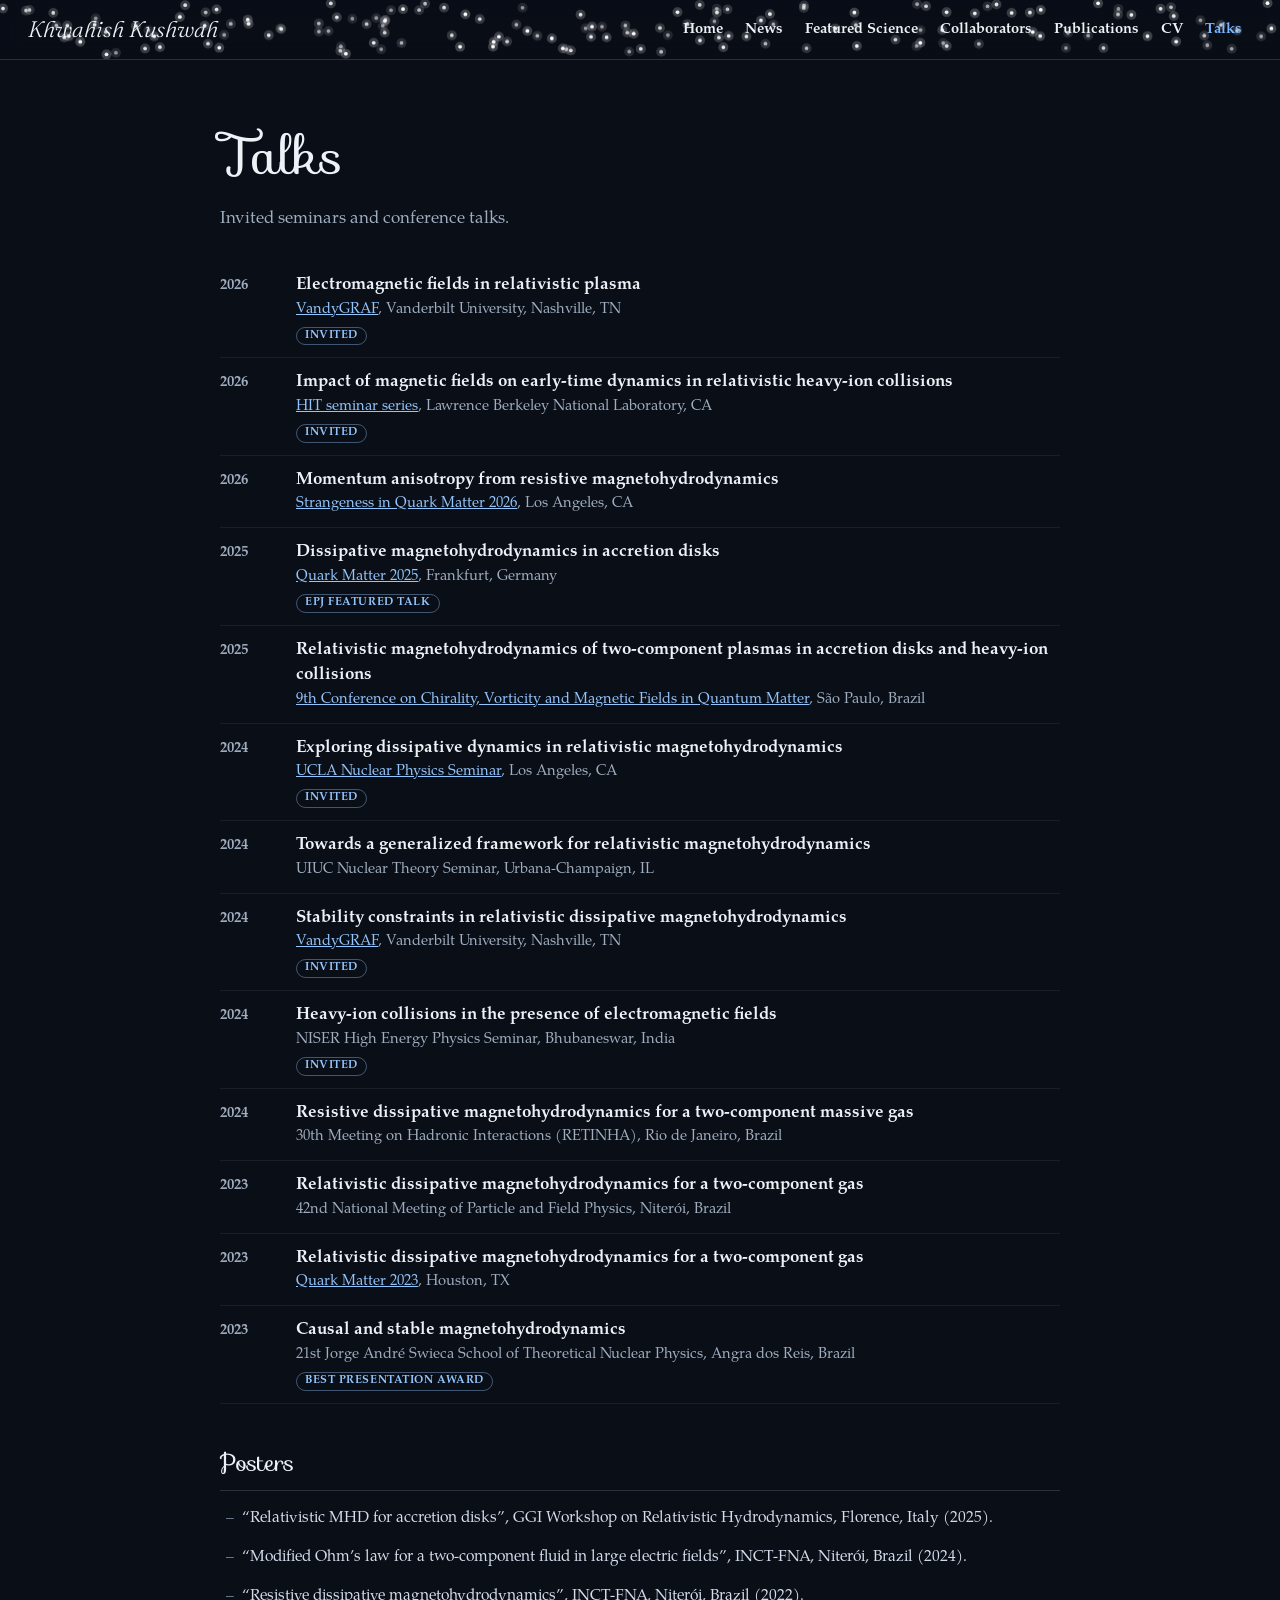
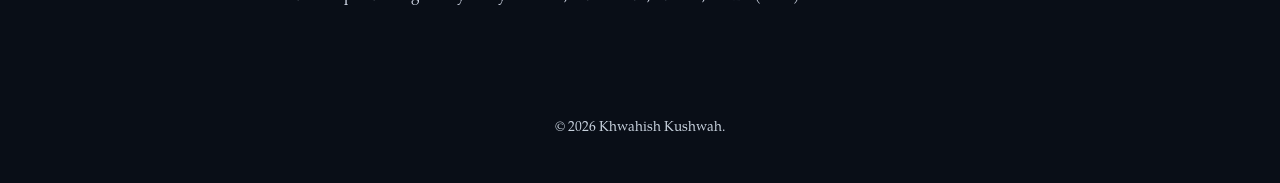
<file: talks.html>
<!DOCTYPE html>
<html lang="en">
<head>
  <meta charset="UTF-8" />
  <meta name="viewport" content="width=device-width, initial-scale=1.0" />
  <title>Talks · Khwahish Kushwah</title>
  <meta name="description" content="Khwahish Kushwah — theoretical physicist working on relativistic magnetohydrodynamics from kinetic theory, heavy-ion collisions and magnetized astrophysical plasmas." />
  <meta name="theme-color" content="#090e17" />
  <link rel="preconnect" href="https://fonts.googleapis.com" />
  <link rel="preconnect" href="https://fonts.gstatic.com" crossorigin />
  <link href="https://fonts.googleapis.com/css2?family=Fraunces:ital,opsz,wght@1,9..144,300&family=Sofia&display=swap" rel="stylesheet" />
  <link rel="preload" href="assets/fonts/texgyrepagella-regular.woff2" as="font" type="font/woff2" crossorigin />
  <link rel="stylesheet" href="style.css?v=21" />
</head>
<body>

  <header class="nav">
    <a href="index.html" class="nav-brand">Khwahish Kushwah</a>
    <button class="nav-toggle" aria-label="Open menu" aria-expanded="false"><span></span><span></span><span></span></button>
    <nav>
      <ul class="nav-links">
        <li><a href="index.html">Home</a></li>
        <li><a href="index.html#news">News</a></li>
        <li><a href="index.html#featured">Featured Science</a></li>
        <li><a href="index.html#collabs">Collaborators</a></li>
        <li><a href="publications.html">Publications</a></li>
        <li><a href="cv.html">CV</a></li>
        <li><a href="talks.html" class="active">Talks</a></li>
      </ul>
    </nav>
  </header>

    <main class="page">
    <div class="container narrow">
      <h1 class="page-title">Talks</h1>
      <p class="page-sub">Invited seminars and conference talks.</p>
      <ul class="timeline">
        <li><span class="yr">2026</span><div><strong>Electromagnetic fields in relativistic plasma</strong><span><a href="https://vandygraf.github.io/" target="_blank" rel="noopener">VandyGRAF</a>, Vanderbilt University, Nashville, TN</span><em class="tag">Invited</em></div></li>
        <li><span class="yr">2026</span><div><strong>Impact of magnetic fields on early-time dynamics in relativistic heavy-ion collisions</strong><span><a href="https://hit.lbl.gov/previous-seminars" target="_blank" rel="noopener">HIT seminar series</a>, Lawrence Berkeley National Laboratory, CA</span><em class="tag">Invited</em></div></li>
        <li><span class="yr">2026</span><div><strong>Momentum anisotropy from resistive magnetohydrodynamics</strong><span><a href="https://indico.global/event/13943/contributions/141155/" target="_blank" rel="noopener">Strangeness in Quark Matter 2026</a>, Los Angeles, CA</span></div></li>
        <li><span class="yr">2025</span><div><strong>Dissipative magnetohydrodynamics in accretion disks</strong><span><a href="https://indi.to/fFhsz" target="_blank" rel="noopener">Quark Matter 2025</a>, Frankfurt, Germany</span><em class="tag">EPJ featured talk</em></div></li>
        <li><span class="yr">2025</span><div><strong>Relativistic magnetohydrodynamics of two-component plasmas in accretion disks and heavy-ion collisions</strong><span><a href="https://www.youtube.com/watch?v=33c5IGyCdZw&amp;t=3552s" target="_blank" rel="noopener">9th Conference on Chirality, Vorticity and Magnetic Fields in Quantum Matter</a>, São Paulo, Brazil</span></div></li>
        <li><span class="yr">2024</span><div><strong>Exploring dissipative dynamics in relativistic magnetohydrodynamics</strong><span><a href="https://nuclear.physics.ucla.edu/content/Seminar-2024" target="_blank" rel="noopener">UCLA Nuclear Physics Seminar</a>, Los Angeles, CA</span><em class="tag">Invited</em></div></li>
        <li><span class="yr">2024</span><div><strong>Towards a generalized framework for relativistic magnetohydrodynamics</strong><span>UIUC Nuclear Theory Seminar, Urbana-Champaign, IL</span></div></li>
        <li><span class="yr">2024</span><div><strong>Stability constraints in relativistic dissipative magnetohydrodynamics</strong><span><a href="https://vandygraf.github.io/archived-speakers/2024-2025/khwahish-kushwah" target="_blank" rel="noopener">VandyGRAF</a>, Vanderbilt University, Nashville, TN</span><em class="tag">Invited</em></div></li>
        <li><span class="yr">2024</span><div><strong>Heavy-ion collisions in the presence of electromagnetic fields</strong><span>NISER High Energy Physics Seminar, Bhubaneswar, India</span><em class="tag">Invited</em></div></li>
        <li><span class="yr">2024</span><div><strong>Resistive dissipative magnetohydrodynamics for a two-component massive gas</strong><span>30th Meeting on Hadronic Interactions (RETINHA), Rio de Janeiro, Brazil</span></div></li>
        <li><span class="yr">2023</span><div><strong>Relativistic dissipative magnetohydrodynamics for a two-component gas</strong><span>42nd National Meeting of Particle and Field Physics, Niterói, Brazil</span></div></li>
        <li><span class="yr">2023</span><div><strong>Relativistic dissipative magnetohydrodynamics for a two-component gas</strong><span><a href="https://indico.cern.ch/event/1139644/contributions/5453467/" target="_blank" rel="noopener">Quark Matter 2023</a>, Houston, TX</span></div></li>
        <li><span class="yr">2023</span><div><strong>Causal and stable magnetohydrodynamics</strong><span>21st Jorge André Swieca School of Theoretical Nuclear Physics, Angra dos Reis, Brazil</span><em class="tag">Best presentation award</em></div></li>
      </ul>

      <h2 class="list-head">Posters</h2>
      <ul class="pubs prep">
        <li>“Relativistic MHD for accretion disks”, GGI Workshop on Relativistic Hydrodynamics, Florence, Italy (2025).</li>
        <li>“Modified Ohm’s law for a two-component fluid in large electric fields”, INCT-FNA, Niterói, Brazil (2024).</li>
        <li>“Resistive dissipative magnetohydrodynamics”, INCT-FNA, Niterói, Brazil (2022).</li>
      </ul>
    </div>
  </main>

  <footer class="footer">
    <p>© 2026 Khwahish Kushwah.</p>
  </footer>

  <script src="main.js?v=21"></script>
</body>
</html>
</file>
<file: style.css>
@font-face { font-family: 'TeX Gyre Pagella'; src: url('assets/fonts/texgyrepagella-regular.woff2') format('woff2'); font-style: normal; font-weight: 400; font-display: swap; }
@font-face { font-family: 'TeX Gyre Pagella'; src: url('assets/fonts/texgyrepagella-italic.woff2') format('woff2'); font-style: italic; font-weight: 400; font-display: swap; }
@font-face { font-family: 'TeX Gyre Pagella'; src: url('assets/fonts/texgyrepagella-bold.woff2') format('woff2'); font-style: normal; font-weight: 700; font-display: swap; }
@font-face { font-family: 'TeX Gyre Pagella'; src: url('assets/fonts/texgyrepagella-bolditalic.woff2') format('woff2'); font-style: italic; font-weight: 700; font-display: swap; }

:root {
  --bg: #090e17;
  --text: #edf2f7;
  --muted: #a0aec0;
  --faint: #718096;
  --line: rgba(160, 174, 192, 0.22);
  --link: #93c5fd;
  --link-strong: #7cb7ff;
  --panel: rgba(9, 14, 23, 0.55);
  --tile: #1e293b;
  --nav-h: 60px;
  --font-body: 'TeX Gyre Pagella', 'Palatino Linotype', Palatino, 'Book Antiqua', Georgia, serif;
  --font-name: 'Fraunces', 'Palatino Linotype', Georgia, serif;
  --font-head: 'Sofia', 'Brush Script MT', cursive;
}

*, *::before, *::after { box-sizing: border-box; margin: 0; padding: 0; }
html { scroll-behavior: smooth; scroll-padding-top: calc(var(--nav-h) + 16px); }
body {
  background: var(--bg);
  color: var(--text);
  font-family: var(--font-body);
  font-size: 17px;
  line-height: 1.6;
  -webkit-font-smoothing: antialiased;
  overflow-x: hidden;
}
a { color: var(--link); }
img { display: block; max-width: 100%; }
.justify { text-align: justify; hyphens: auto; -webkit-hyphens: auto; }
.center { text-align: center; }
.muted { color: var(--muted); }

/* ---------- NAV ---------- */
.nav {
  position: sticky; top: 0; z-index: 50;
  height: var(--nav-h);
  display: flex; align-items: center; justify-content: space-between; gap: 16px;
  padding: 0 clamp(16px, 3vw, 28px);
  background: rgba(9, 14, 23, 0.85);
  backdrop-filter: blur(10px); -webkit-backdrop-filter: blur(10px);
  border-bottom: 1px solid var(--line);
}
.nav-dots { position: absolute; inset: 0; width: 100%; height: 100%; pointer-events: none; z-index: 0; }
.nav-brand, .nav-toggle, .nav-links { position: relative; z-index: 1; }
.nav-brand { color: var(--text); font-family: var(--font-name); font-style: italic; font-weight: 300; font-size: 1.4rem; text-decoration: none; white-space: nowrap; }
.nav-links { display: flex; list-style: none; gap: 2px; }
.nav-links a { display: block; padding: 6px 10px; color: var(--text); font-weight: 600; font-size: 0.92rem; text-decoration: none; border-radius: 6px; white-space: nowrap; }
.nav-links a:hover { color: var(--link); }
.nav-links a.active { color: var(--link-strong); }
.nav-toggle { display: none; background: none; border: 0; cursor: pointer; padding: 8px; }
.nav-toggle span { display: block; width: 22px; height: 2px; margin: 5px 0; background: var(--text); border-radius: 2px; transition: transform .25s, opacity .25s; }

/* ---------- BIOGRAPHY ---------- */
.bio { position: relative; overflow: hidden; isolation: isolate; }
#field { position: absolute; inset: 0; width: 100%; height: 100%; z-index: -1; }
.bio::after {                       /* soft fade into the page below */
  content: ''; position: absolute; left: 0; right: 0; bottom: 0; height: 90px; z-index: -1;
  background: linear-gradient(to bottom, transparent, var(--bg));
}
.bio-inner {
  max-width: 1120px; margin: 0 auto;
  padding: 56px clamp(16px, 4vw, 40px) 90px;
  display: grid; grid-template-columns: minmax(0, 1.45fr) minmax(0, 1fr); gap: 40px 56px;
  align-items: start;
}
.profile { padding: 18px 12px 26px; text-shadow: 0 1px 12px rgba(0,0,0,0.85); display: flex; align-items: center; gap: 28px; }
.avatar { width: 150px; height: 150px; flex: none; border-radius: 50%; object-fit: cover; border: 3px solid rgba(255,255,255,0.85); box-shadow: 0 10px 30px rgba(0,0,0,0.5); }
.profile-text { min-width: 0; }
.profile h1 { font-family: var(--font-name); font-style: italic; font-weight: 300; font-size: clamp(1.7rem, 2.6vw, 2.2rem); letter-spacing: 0; line-height: 1.12; text-wrap: balance; }
.role { font-size: 1.2rem; margin-top: 10px; }
.tagline { margin-top: 4px; font-style: italic; color: #d6dcf0; text-wrap: balance; }
.inst { margin-top: 8px; text-wrap: balance; }
.inst a { color: var(--text); }
.socials { display: flex; flex-wrap: wrap; gap: 12px; margin-top: 18px; }
.socials a {
  width: 44px; height: 44px; display: grid; place-items: center;
  border-radius: 50%; color: #e2e8f0; text-decoration: none; text-shadow: none;
  background: rgba(51, 65, 85, 0.85);
  transition: background .2s, color .2s, transform .2s;
}
.socials a:hover { background: var(--link); color: #0b1220; transform: translateY(-2px); }
.socials svg { width: 20px; height: 20px; fill: currentColor; }
.socials .txt { font-weight: 700; font-size: 0.85rem; }

.panel {
  background: var(--panel);
  backdrop-filter: blur(2px); -webkit-backdrop-filter: blur(2px);
  border-radius: 10px;
  padding: 16px 12px 18px;
}
.panel + .panel { margin-top: 26px; }
.panel h3 { font-family: var(--font-head); font-size: 1.35rem; font-weight: 400; padding-bottom: 8px; margin-bottom: 14px; border-bottom: 1px solid var(--line); }
.panel p { font-size: 0.95rem; line-height: 1.72; }
.panel p a, .bullets a { color: var(--text); text-underline-offset: 2px; }
.bullets { padding-left: 1.2em; display: grid; gap: 8px; font-size: 0.95rem; }

.edu { list-style: none; border-left: 2px solid var(--line); padding-left: 12px; display: grid; gap: 18px; }
.edu li { display: flex; flex-direction: column; line-height: 1.45; font-size: 0.83rem; }
.edu strong { font-size: 0.88rem; }
.edu em { color: #d6dcf0; }
.edu small { color: #cbd5e1; font-size: 0.8rem; }

.pills { display: flex; flex-wrap: wrap; gap: 8px 8px; }
.pills span { font-size: 0.74rem; padding: 2px 8px; border-radius: 6px; background: rgba(30, 41, 59, 0.8); color: #e2e8f0; }

/* ---------- SECTIONS ---------- */
.section { padding: 40px 0 56px; }
.container { max-width: 1120px; margin: 0 auto; padding: 0 clamp(16px, 4vw, 40px); }
.container.narrow { max-width: 920px; }
.section h2 { font-family: var(--font-head); font-size: clamp(1.9rem, 3.8vw, 2.4rem); font-weight: 400; margin-bottom: 26px; }
.big { font-size: 1.05rem; line-height: 1.85; }
.big a { color: var(--link); text-underline-offset: 3px; }

/* News */
.news-grid { display: grid; grid-template-columns: repeat(3, minmax(0, 1fr)); gap: 28px; }
.news { border-top: 2px solid var(--tile); padding-top: 16px; }
.news-meta { display: flex; gap: 12px; align-items: baseline; font-size: 0.75rem; color: #cbd5e1; }
.flag { color: var(--link); font-weight: 600; }
.news h3 { font-size: 1.02rem; line-height: 1.4; margin: 10px 0 10px; }
.news h3 a { color: var(--link); text-decoration: none; }
.news h3 a:hover { text-decoration: underline; }
.news p { font-size: 0.85rem; color: #cbd5e1; line-height: 1.55; }

/* Featured science */
.sci-grid { display: grid; grid-template-columns: repeat(3, minmax(0, 1fr)); gap: 44px 32px; max-width: 840px; margin: 0 auto; }
.sci { display: flex; flex-direction: column; }
.sci-img { display: block; aspect-ratio: 16 / 9; border-radius: 6px; overflow: hidden; background: #fff; margin-bottom: 16px; }
.sci-img img { width: 100%; height: 100%; object-fit: contain; padding: 6px; transition: transform .35s; }
.sci-img:hover img { transform: scale(1.04); }
.sci-tag { font-size: 0.68rem; font-weight: 600; text-transform: uppercase; letter-spacing: 0.04em; color: #cbd5e1; }
.sci h3 { font-size: 1.02rem; line-height: 1.35; margin: 8px 0 8px; }
.sci h3 a { color: var(--link); text-decoration: none; }
.sci h3 a:hover { text-decoration: underline; }
.sci p { font-size: 0.82rem; line-height: 1.5; color: var(--link); opacity: 0.92; }
.sci time { font-size: 0.8rem; color: #cbd5e1; margin-top: 10px; }

.art { position: relative; }
.art-glasma {
  background:
    repeating-linear-gradient(90deg, transparent 0 18px, rgba(103,232,249,0.14) 18px 19px),
    radial-gradient(circle at 32% 50%, rgba(167,139,250,0.85), transparent 36%),
    radial-gradient(circle at 68% 50%, rgba(103,232,249,0.7), transparent 36%),
    radial-gradient(ellipse 80% 30% at 50% 50%, rgba(244,114,182,0.4), transparent 70%),
    #0b1022;
}
.art-disk {
  background:
    radial-gradient(circle at 50% 50%, #000 0 10%, rgba(255,214,140,0.95) 11%, rgba(244,114,182,0.6) 20%, transparent 36%),
    repeating-radial-gradient(ellipse 50% 18% at 50% 50%, transparent 0 8px, rgba(8,12,22,0.35) 8px 10px),
    conic-gradient(from 30deg at 50% 50%, rgba(167,139,250,0.7), rgba(103,232,249,0.45), rgba(167,139,250,0.7), rgba(244,114,182,0.5), rgba(167,139,250,0.7)),
    #0b1022;
}

/* Collaborators */
.collab-cols { display: grid; grid-template-columns: repeat(2, minmax(0, 1fr)); gap: 32px 56px; max-width: 820px; margin: 0 auto; }
.collab-col h3 { font-family: var(--font-head); font-size: 1.35rem; font-weight: 400; color: var(--text); padding-bottom: 8px; margin-bottom: 16px; border-bottom: 1px solid var(--line); }
.collabs { list-style: none; display: grid; grid-template-columns: repeat(2, minmax(0, 1fr)); gap: 14px 24px; }
.collabs li { display: flex; flex-direction: column; line-height: 1.35; }
.collabs a, .collabs span { color: var(--link); font-size: 0.95rem; text-underline-offset: 3px; }
.collabs span { color: var(--text); }
.collabs small { color: #cbd5e1; font-size: 0.8rem; }

/* ---------- SUBPAGES ---------- */
.page { padding: 56px 0 72px; }
.page-title { font-family: var(--font-head); font-size: clamp(2.4rem, 5.5vw, 3.2rem); font-weight: 400; }
.page-sub { color: var(--muted); margin: 8px 0 8px; }
.list-head { font-family: var(--font-head); font-size: 1.5rem; font-weight: 400; color: var(--text); margin: 40px 0 16px; padding-bottom: 8px; border-bottom: 1px solid var(--line); }
.pubs { padding-left: 1.4em; display: grid; gap: 14px; color: #d5dceb; font-size: 0.97rem; }
.pubs li::marker { color: var(--faint); }
.pubs.prep { list-style: '–  '; }
.pubs strong { color: var(--text); }
.pubs a { text-underline-offset: 3px; }
.badge { display: inline-block; margin-left: 4px; padding: 0 8px; font-size: 0.72rem; font-weight: 600; color: #0b1220; background: var(--link); border-radius: 999px; }

.timeline { list-style: none; margin-top: 28px; }
.timeline li { display: grid; grid-template-columns: 56px 1fr; gap: 20px; padding: 12px 0; border-bottom: 1px solid rgba(160,174,192,0.1); }
.yr { color: var(--faint); font-weight: 600; font-size: 0.9rem; padding-top: 1px; }
.timeline div { display: flex; flex-direction: column; line-height: 1.5; }
.timeline strong { font-weight: 600; }
.timeline span { color: var(--muted); font-size: 0.92rem; }
.tag { align-self: flex-start; margin-top: 6px; font-style: normal; font-size: 0.7rem; font-weight: 700; text-transform: uppercase; letter-spacing: 0.05em; color: var(--link); border: 1px solid rgba(147,197,253,0.4); padding: 0 8px; border-radius: 999px; }

.cv-rows { display: grid; gap: 14px; }
.cv-row { display: grid; grid-template-columns: 130px 1fr; gap: 20px; font-size: 0.95rem; line-height: 1.55; }
.when { color: var(--faint); font-weight: 600; font-size: 0.88rem; }
.cv-row .muted { font-size: 0.9rem; }
.cv-bullets { margin: 6px 0 0; padding-left: 1.15em; display: grid; gap: 5px; color: #c9d2e6; font-size: 0.92rem; line-height: 1.55; }
.cv-bullets li::marker { color: var(--faint); }

/* ---------- FOOTER ---------- */
.footer { padding: 36px 16px 44px; text-align: center; color: #cbd5e1; font-size: 0.85rem; }

/* ---------- RESPONSIVE ---------- */
@media (max-width: 1180px) {
  .profile { gap: 20px; }
  .avatar { width: 120px; height: 120px; }
  .socials { gap: 6px; }
  .socials a { width: 36px; height: 36px; }
  .socials svg { width: 17px; height: 17px; }
  .socials .txt { font-size: 0.78rem; }
}
@media (max-width: 1080px) {
  .nav-links a { padding: 6px 7px; font-size: 0.86rem; }
}
@media (max-width: 920px) {
  .nav-toggle { display: block; }
  .nav nav {
    position: absolute; top: var(--nav-h); left: 0; right: 0;
    background: rgba(9,14,23,0.97); border-bottom: 1px solid var(--line);
    max-height: 0; overflow: hidden; transition: max-height .3s ease;
  }
  .nav.open nav { max-height: 440px; }
  .nav-links { flex-direction: column; padding: 8px 16px 16px; }
  .nav-links a { padding: 10px 8px; font-size: 1rem; }
  .nav.open .nav-toggle span:nth-child(1) { transform: translateY(7px) rotate(45deg); }
  .nav.open .nav-toggle span:nth-child(2) { opacity: 0; }
  .nav.open .nav-toggle span:nth-child(3) { transform: translateY(-7px) rotate(-45deg); }

  .bio-inner { grid-template-columns: 1fr; gap: 26px; padding-top: 40px; }
  .profile { text-align: center; flex-direction: column; gap: 18px; }
  .avatar { width: 140px; height: 140px; }
  .profile h1 { font-size: clamp(1.8rem, 7.6vw, 2.7rem); }
  .socials { justify-content: center; }
  .news-grid { grid-template-columns: 1fr; gap: 24px; }
  .sci-grid { grid-template-columns: repeat(2, minmax(0, 1fr)); }
  .collab-cols { grid-template-columns: 1fr; }
}
@media (max-width: 600px) {
  .sci-grid { grid-template-columns: 1fr; max-width: 420px; }
  .justify { text-align: left; }
  .cv-row { grid-template-columns: 1fr; gap: 2px; }
  .timeline li { grid-template-columns: 44px 1fr; gap: 14px; }
}
@media (prefers-reduced-motion: reduce) {
  html { scroll-behavior: auto; }
}
</file>
